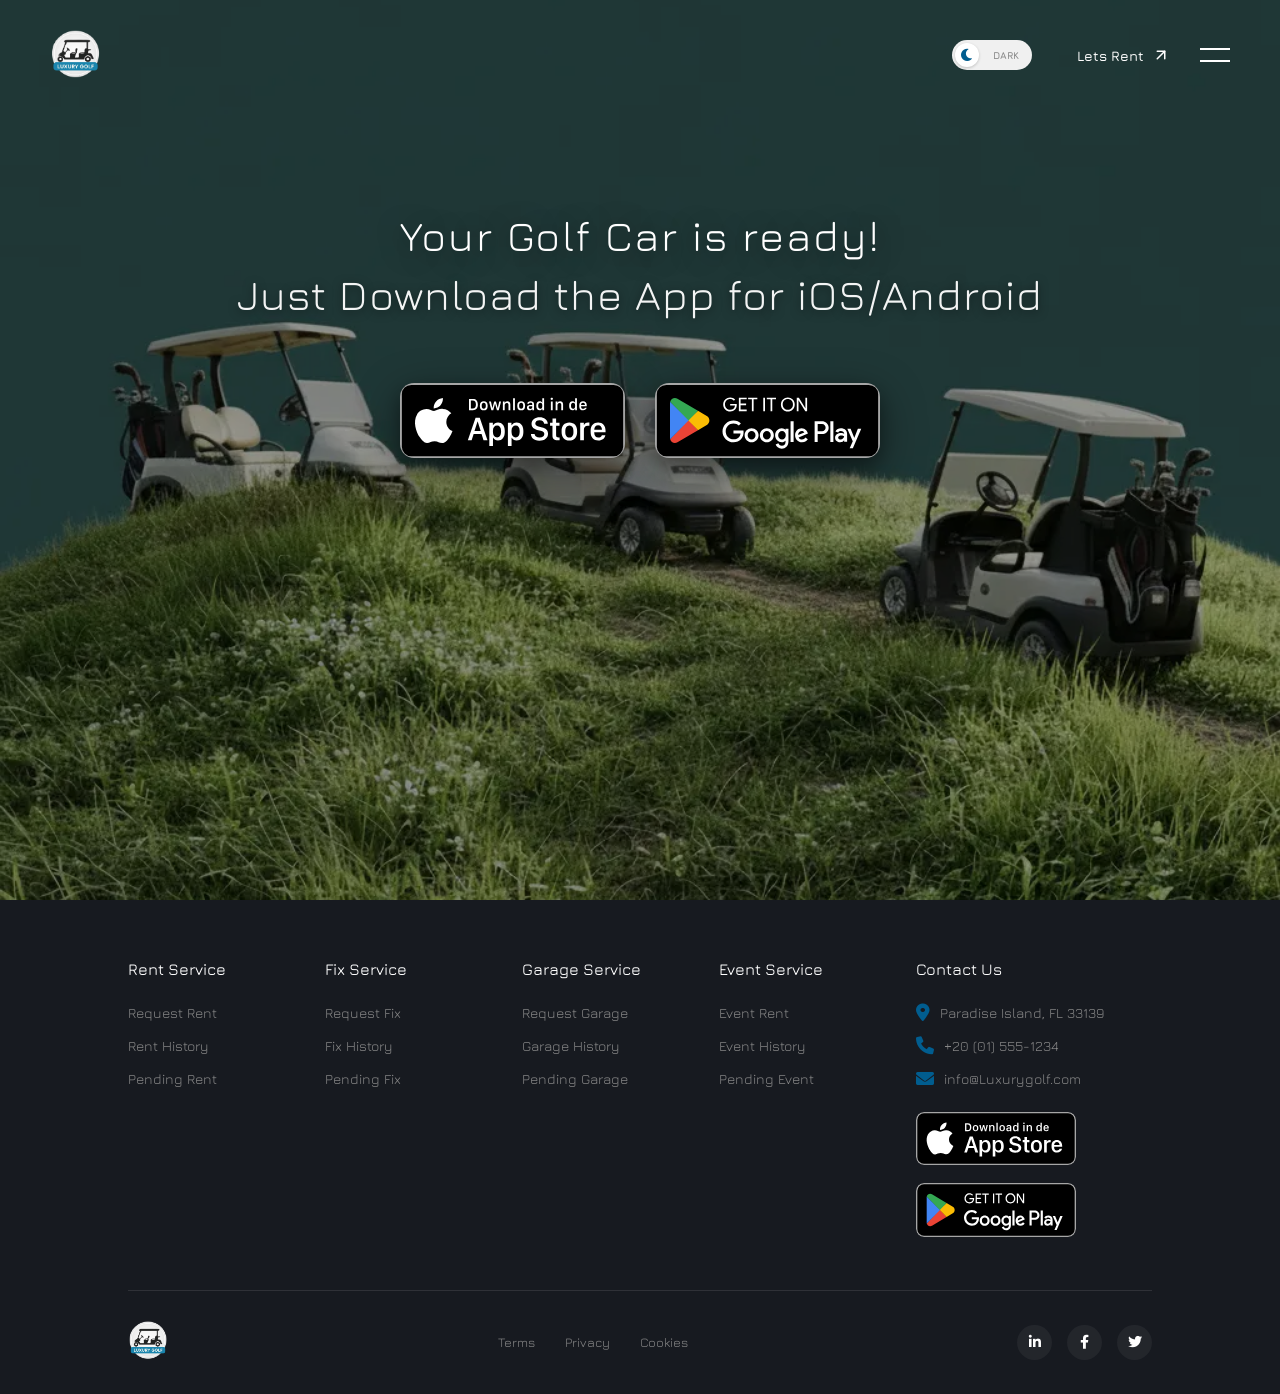
<file: dwn.html>
<!DOCTYPE html>
<html lang="en">

<head>
    <meta charset="UTF-8">
    <meta name="viewport" content="width=device-width, initial-scale=1.0">
    <title>Download App | Luxury Golf</title>

    <meta name="title" content="Download App | Luxury golf">
    <meta name="description"
        content="Rent premium golf carts. Over 10 years of experience serving resorts, compounds, and events. Download our app for easy booking.">
    <meta name="keywords"
        content="golf cart rental, luxury golf carts, event golf carts, resort transportation, golf cart service">
    <meta name="author" content="Luxury Golf">
    <meta name="robots" content="index, follow">
    <meta property="og:type" content="website">
    <meta property="og:url" content="https://www.spree.com/">
    <meta property="og:title" content="Luxury Golf | Download App">
    <meta property="og:description"
        content="Rent premium golf carts. Over 10 years of experience serving resorts, compounds, and events. Download our app for easy booking.">
    <meta property="og:image" content="images/og-image.jpg">
    <meta property="og:image:width" content="1200">
    <meta property="og:image:height" content="630">
    <meta property="og:site_name" content="Luxury Golf">
    <meta property="twitter:card" content="summary_large_image">
    <meta property="twitter:url" content="https://www.spree.com/">
    <meta property="twitter:title" content="Luxury Golf | Download App">
    <meta property="twitter:description"
        content="Rent premium golf carts. Over 10 years of experience serving resorts, compounds, and events. Download our app for easy booking.">
    <meta property="twitter:image" content="images/og-image.jpg">
    <link rel="icon" type="image/png" href="images/logo.webp">
    <link rel="stylesheet" href="https://cdnjs.cloudflare.com/ajax/libs/font-awesome/6.0.0/css/all.min.css">
    <link rel="stylesheet" href="https://fonts.googleapis.com/css2?family=Jura:wght@300;400;500;600;700&display=swap">

    <link rel="stylesheet" href="css/style-dwn.css">

</head>

<body>

    <div id="toast" class="toast-notification">App will be available soon!</div>

    <nav>
        <a href="index.html" class="logo" id="homeLink">
            <img src="images/logo.webp" alt="Luxury Golf Logo" loading="lazy">
        </a>
        <div class="nav-right">
            <div class="theme-switch-wrapper" id="themeToggleDesktop">
                <label class="theme-switch" for="theme-checkbox-desktop">
                    <input type="checkbox" id="theme-checkbox-desktop" />
                    <div class="slider">
                        <div class="circle"><i class="fa-solid fa-moon"></i></div>
                        <span class="switch-label">Dark</span>
                    </div>
                </label>
            </div>

            <a href="dwn.html" class="btn-rent-nav" id="navRentLink">
                Lets Rent
                <svg viewBox="0 0 24 24" fill="none" stroke="currentColor" stroke-width="2" stroke-linecap="round"
                    stroke-linejoin="round">
                    <line x1="7" y1="17" x2="17" y2="7"></line>
                    <polyline points="7 7 17 7 17 17"></polyline>
                </svg>
            </a>

            <div class="menu-toggle" id="menuToggle">
                <span></span>
                <span></span>
            </div>
        </div>
    </nav>

    <div class="menu-overlay" id="menuOverlay">
        <ul class="menu-links">
            <li style="transition-delay: 0.1s;"><a href="index.html#home">Home</a></li>
            <li style="transition-delay: 0.2s;"><a href="index.html#services">Services</a></li>
            <li style="transition-delay: 0.3s;"><a href="index.html#why-us">Why Us?</a></li>
            <li style="transition-delay: 0.4s;"><a href="index.html#about-us">About Us</a></li>
            <li style="transition-delay: 0.5s;"><a href="index.html#contact">Contact</a></li>

            <div class="theme-switch-wrapper mobile" id="themeToggleMobile">
                <label class="theme-switch" for="theme-checkbox-mobile">
                    <input type="checkbox" id="theme-checkbox-mobile" />
                    <div class="slider">
                        <div class="circle"><i class="fa-solid fa-moon"></i></div>
                        <span class="switch-label">Dark</span>
                    </div>
                </label>
            </div>
        </ul>
    </div>

    <section class="hero-section">
        <div class="hero-content">
            <div class="hero-headline">Your Golf Car is ready!</div>
            <div class="hero-sub">Just Download the App for iOS/Android</div>

            <div class="hero-download-row">
                <a href="#" class="hero-store-btn" id="heroAppStoreBtn">
                    <img src="images/Store=App Store, Type=Dark, Language=Dutch.svg" alt="Download on App Store"
                        loading="lazy">
                </a>
                <a href="#" class="hero-store-btn" id="heroGooglePlayBtn">
                    <img src="images/Store=Google Play, Type=Dark, Language=English.svg" alt="Get it on Google Play"
                        loading="lazy">
                </a>
            </div>
        </div>
    </section>

    <footer>
        <div class="footer-content">
            <div class="footer-column">
                <h3>Rent Service</h3>
                <ul>
                    <li><a href="index.html#services">Request Rent</a></li>
                    <li><a href="index.html#services">Rent History</a></li>
                    <li><a href="index.html#services">Pending Rent</a></li>
                </ul>
            </div>
            <div class="footer-column">
                <h3>Fix Service</h3>
                <ul>
                    <li><a href="index.html#services">Request Fix</a></li>
                    <li><a href="index.html#services">Fix History</a></li>
                    <li><a href="index.html#services">Pending Fix</a></li>
                </ul>
            </div>
            <div class="footer-column">
                <h3>Garage Service</h3>
                <ul>
                    <li><a href="index.html#services">Request Garage</a></li>
                    <li><a href="index.html#services">Garage History</a></li>
                    <li><a href="index.html#services">Pending Garage</a></li>
                </ul>
            </div>
            <div class="footer-column">
                <h3>Event Service</h3>
                <ul>
                    <li><a href="index.html#services">Event Rent</a></li>
                    <li><a href="index.html#services">Event History</a></li>
                    <li><a href="index.html#services">Pending Event</a></li>
                </ul>
            </div>
            <div class="footer-column contact-info">
                <h3>Contact Us</h3>
                <p><i class="fa-solid fa-location-dot"></i> Paradise Island, FL 33139</p>
                <p><i class="fa-solid fa-phone"></i> +20 (01) 555-1234</p>
                <p><i class="fa-solid fa-envelope"></i> info@Luxurygolf.com</p>
                <div class="download-buttons">
                    <a href="#" class="store-btn" id="footerAppStoreBtn">
                        <img src="images/Store=App Store, Type=Dark, Language=Dutch.svg" alt="App Store" loading="lazy">
                    </a>
                    <a href="#" class="store-btn" id="footerGooglePlayBtn">
                        <img src="images/Store=Google Play, Type=Dark, Language=English.svg" alt="Google Play"
                            loading="lazy">
                    </a>
                </div>
            </div>
        </div>
        <div class="footer-bottom-line">
            <div class="footer-logo">
                <img src="images/logo.webp" alt="Luxury Golf Logo" loading="lazy">
            </div>
            <div class="legal-links">
                <a href="index.html#home">Terms</a>
                <a href="index.html#home">Privacy</a>
                <a href="index.html#home">Cookies</a>
            </div>
            <div class="social-icons">
                <a href="#" aria-label="LinkedIn"><i class="fa-brands fa-linkedin-in"></i></a>
                <a href="#" aria-label="Facebook"><i class="fa-brands fa-facebook-f"></i></a>
                <a href="#" aria-label="Twitter"><i class="fa-brands fa-twitter"></i></a>
            </div>
        </div>
    </footer>

    <script src="js/dwn.js"></script>
</body>

</html>
</file>
<file: css/style-dwn.css>
:root {
            --primary-color: #015d8f;
            --primary-dark: #014a73;
            --text-dark: #171a20;
            --text-light: #555;
            --text-lighter: #888;
            --bg-light: #f7f7f7;
            --white: #ffffff;
            --footer-bg: #171a20;
            --overlay-bg: rgba(255, 255, 255, 0.4);
        }

        [data-theme="dark"] {
            --primary-color: #3fa9f5;
            --text-dark: #f0f0f0;
            --text-light: #cccccc;
            --text-lighter: #aaaaaa;
            --bg-light: #121212;
            --white: #ffffff;
            --footer-bg: #0a0a0a;
            --overlay-bg: rgba(30, 30, 30, 0.4);
        }

        ::-webkit-scrollbar {
            width: 10px;
        }

        ::-webkit-scrollbar-track {
            background: var(--white);
        }

        ::-webkit-scrollbar-thumb {
            background: #9e9e9e;
            border-radius: 5px;
        }

        * {
            margin: 0;
            padding: 0;
            box-sizing: border-box;
        }

        body {
            font-family: 'Jura', sans-serif;
            background-color: var(--bg-light);
            overflow-x: hidden;
            transition: background-color 0.3s ease;
        }

        html.menu-is-open,
        body.menu-is-open {
            overflow: hidden;
        }

        .toast-notification {
            position: fixed;
            top: 20px;
            right: 20px;
            background-color: #222;
            color: #fff;
            padding: 12px 24px;
            border-radius: 8px;
            font-size: 16px;
            font-weight: 500;
            box-shadow: 0 4px 12px rgba(0, 0, 0, 0.15);
            z-index: 9999;
            opacity: 0;
            transform: translateY(-20px);
            transition: opacity 0.3s ease, transform 0.3s ease;
            pointer-events: none;
            border-left: 4px solid var(--primary-color);
        }

        .toast-notification.show {
            opacity: 1;
            transform: translateY(0);
        }

        nav {
            padding: 30px 50px;
            width: 100%;
            position: absolute;
            top: 0;
            display: flex;
            justify-content: space-between;
            align-items: center;
        }

        nav * {
            pointer-events: auto;
        }

        .logo {
            display: flex;
            align-items: center;
            text-decoration: none;
            position: relative;
            z-index: 1020;
        }

        .logo img {
            height: 50px;
            width: auto;
        }

        .nav-right {
            display: flex;
            align-items: center;
            gap: 30px;
        }

        .btn-rent-nav {
            text-decoration: none;
            color: var(--white);
            font-weight: 600;
            font-size: 14px;
            display: flex;
            align-items: center;
            gap: 8px;
            transition: color 0.3s;
            position: relative;
            z-index: 1020;
            border: none;
            cursor: pointer;
        }

        .btn-rent-nav svg {
            width: 18px;
            height: 18px;
            transition: transform 0.3s;
        }

        .btn-rent-nav:hover {
            color: var(--primary-color);
        }

        .btn-rent-nav:hover svg {
            transform: translate(2px, -2px);
        }

        .theme-switch-wrapper {
            display: flex;
            align-items: center;
            gap: 10px;
            margin: 0 15px;
            z-index: 1020;
        }

        .theme-switch {
            display: inline-flex;
            align-items: center;
            cursor: pointer;
        }

        .theme-switch input {
            display: none;
        }

        .theme-switch .slider {
            background-color: #f0f0f0;
            width: 80px;
            height: 30px;
            border-radius: 15px;
            position: relative;
            transition: background-color 0.4s ease;
            display: flex;
            align-items: center;
        }

        .theme-switch .circle {
            background-color: white;
            width: 24px;
            height: 24px;
            border-radius: 50%;
            position: absolute;
            top: 3px;
            left: 3px;
            transition: transform 0.4s cubic-bezier(0.68, -0.55, 0.27, 1.55);
            display: flex;
            align-items: center;
            justify-content: center;
            box-shadow: 0 1px 3px rgba(0, 0, 0, 0.2);
        }

        .theme-switch .circle i {
            color: var(--primary-color);
            font-size: 14px;
            transition: transform 0.4s ease, color 0.4s ease;
        }

        .theme-switch input:checked+.slider {
            background-color: #222;
        }

        .theme-switch input:checked+.slider .circle {
            transform: translateX(50px);
        }

        .theme-switch .switch-label {
            position: absolute;
            font-size: 10px;
            font-weight: 700;
            text-transform: uppercase;
            color: #888;
            transition: all 0.4s ease;
            top: 50%;
            left: 53.5px;
            transform: translate(-50%, -50%);
        }

        .theme-switch input:checked+.slider .switch-label {
            color: #aaa;
            left: 26.5px;
        }

        .theme-switch-wrapper.mobile {
            display: none;
            margin: 20px 0 0 0;
            opacity: 0;
            transform: translateY(20px);
            transition: all 0.3s ease 0.5s;
        }

        .menu-overlay.open .theme-switch-wrapper.mobile {
            opacity: 1;
            transform: translateY(0);
        }

        @media (max-width: 768px) {
            .nav-right .theme-switch-wrapper {
                display: none;
            }

            .theme-switch-wrapper.mobile {
                display: flex;
            }
        }

        .menu-toggle {
            width: 30px;
            height: 14px;
            display: flex;
            flex-direction: column;
            justify-content: space-between;
            align-items: flex-end;
            cursor: pointer;
            position: relative;
            z-index: 1100;
        }

        .menu-toggle span {
            display: block;
            height: 2px;
            background-color: var(--white);
            transition: all 0.4s cubic-bezier(0.68, -0.6, 0.32, 1.6);
            width: 100%;
        }

        .menu-toggle.active span:nth-child(1) {
            transform: translateY(6px) rotate(45deg);
        }

        .menu-toggle.active span:nth-child(2) {
            transform: translateY(-6px) rotate(-45deg);
        }

        .menu-overlay {
            position: fixed;
            top: 0;
            left: 0;
            width: 100%;
            height: 100%;
            background: var(--overlay-bg);
            backdrop-filter: blur(15px);
            -webkit-backdrop-filter: blur(15px);
            z-index: 1050;
            display: flex;
            justify-content: center;
            align-items: center;
            opacity: 0;
            visibility: hidden;
            transition: all 0.5s ease;
        }

        .menu-overlay.open {
            opacity: 1;
            visibility: visible;
        }

        .menu-links {
            list-style: none;
            text-align: center;
            display: flex;
            flex-direction: column;
            align-items: center;
        }

        .menu-links li {
            margin: 25px 0;
            transform: translateY(30px);
            opacity: 0;
            transition: all 0.4s ease;
        }

        .menu-overlay.open .menu-links li {
            transform: translateY(0);
            opacity: 1;
        }

        .menu-links a {
            font-size: 32px;
            font-weight: 300;
            text-decoration: none;
            color: var(--white);
            letter-spacing: 2px;
            transition: color 0.3s;
            cursor: pointer;
        }

        .menu-links a:hover {
            color: var(--primary-color);
        }

        .hero-section {
            position: relative;
            width: 100%;
            height: 100vh;
            background-image: url('../images/dwn-image.webp');
            background-size: cover;
            background-position: center 30%;
            display: flex;
            align-items: center;
            justify-content: center;
            isolation: isolate;
        }

        .hero-section::before {
            content: '';
            position: absolute;
            inset: 0;
            background-color: rgba(0, 0, 0, 0.4);
            z-index: 1;
            pointer-events: none;
        }

        .hero-content {
            position: relative;
            z-index: 10;
            display: flex;
            flex-direction: column;
            align-items: center;
            justify-content: center;
            width: 100%;
            padding: 20px;
            text-align: center;
            transform: translateY(-12vh);
        }

        .hero-headline {
            font-size: 42px;
            font-weight: 400;
            color: white;
            text-transform: none;
            letter-spacing: 2px;
            line-height: 1.2;
            text-shadow: 0 4px 25px rgba(0, 0, 0, 0.5);
            margin-bottom: 0.5rem;
            font-family: 'Jura', sans-serif;
            white-space: normal;
        }

        .hero-sub {
            font-size: 42px;
            color: rgba(255, 255, 255, 0.95);
            font-weight: 400;
            text-shadow: 0 2px 10px rgba(0, 0, 0, 0.5);
            margin-bottom: 2.5rem;
            letter-spacing: 1px;
        }

        .hero-download-row {
            display: flex;
            flex-wrap: wrap;
            justify-content: center;
            align-items: center;
            gap: 25px 30px;
            margin: 1.5rem 0 1rem;
            width: 100%;
        }

        .hero-store-btn {
            display: block;
            transition: transform 0.2s ease;
            filter: drop-shadow(0 12px 22px rgba(0, 0, 0, 0.4));
            cursor: pointer;
        }

        .hero-store-btn:hover {
            transform: translateY(-7px) scale(1.02);
        }

        .hero-store-btn img {
            width: auto;
            height: 75px;
            border-radius: 14px;
            display: block;
            box-shadow: 0 8px 18px rgba(0, 0, 0, 0.3);
        }

        @media (max-width: 700px) {
            .hero-download-row {
                gap: 15px;
            }

            .hero-store-btn img {
                height: 65px;
            }
        }

        @media (max-width: 500px) {
            .hero-store-btn img {
                height: 50px;
            }

            .hero-headline {
                font-size: clamp(2rem, 12vw, 3rem);
            }
        }

        .hero-download-row {
            flex-direction: row;
        }

        footer {
            background-color: var(--footer-bg);
            padding: 60px 10% 30px;
        }

        .footer-content {
            display: grid;
            grid-template-columns: repeat(4, 1fr) 1.5fr;
            gap: 40px;
            margin-bottom: 50px;
        }

        .footer-column h3 {
            font-size: 16px;
            font-weight: 500;
            margin-bottom: 25px;
            color: var(--white);
        }

        .footer-column ul {
            list-style: none;
        }

        .footer-column ul li {
            margin-bottom: 15px;
        }

        .footer-column ul li a {
            text-decoration: none;
            color: var(--text-lighter);
            font-size: 14px;
            transition: color 0.3s;
            cursor: pointer;
        }

        .footer-column ul li a:hover {
            color: var(--primary-color);
        }

        .contact-info p {
            font-size: 14px;
            color: var(--text-lighter);
            margin-bottom: 15px;
            display: flex;
            align-items: center;
            gap: 10px;
        }

        .contact-info i {
            color: var(--primary-color);
            font-size: 18px;
        }

        .download-buttons {
            margin-top: 25px;
            display: flex;
            flex-direction: column;
            gap: 15px;
        }

        .store-btn {
            cursor: pointer;
            display: inline-block;
        }

        .store-btn img {
            width: 160px;
            height: auto;
            border-radius: 8px;
            transition: transform 0.3s;
        }

        .store-btn:hover img {
            transform: translateY(-3px);
        }

        .footer-bottom-line {
            border-top: 1px solid rgba(255, 255, 255, 0.1);
            padding-top: 30px;
            display: flex;
            justify-content: space-between;
            align-items: center;
        }

        .footer-logo img {
            height: 40px;
        }

        .legal-links {
            display: flex;
            gap: 30px;
        }

        .legal-links a {
            color: var(--text-lighter);
            text-decoration: none;
            font-size: 13px;
            cursor: pointer;
        }

        .social-icons {
            display: flex;
            gap: 15px;
        }

        .social-icons a {
            width: 35px;
            height: 35px;
            background: rgba(255, 255, 255, 0.05);
            border-radius: 50%;
            display: flex;
            justify-content: center;
            align-items: center;
            color: var(--white);
            text-decoration: none;
            font-size: 14px;
            transition: background 0.3s;
        }

        .social-icons a:hover {
            background: var(--primary-color);
        }

        @media (max-width: 992px) {
            .footer-content {
                grid-template-columns: repeat(2, 1fr);
            }
        }

        @media (max-width: 768px) {
            .hero-headline {
                font-size: 26px;
            }

            .hero-sub {
                font-size: 26px;
            }
        }

        @media (max-width: 600px) {
            .footer-content {
                grid-template-columns: 1fr;
            }

            .footer-bottom-line {
                flex-direction: column;
                gap: 20px;
                text-align: center;
            }

            nav {
                padding: 25px 30px;
            }
        }
</file>
